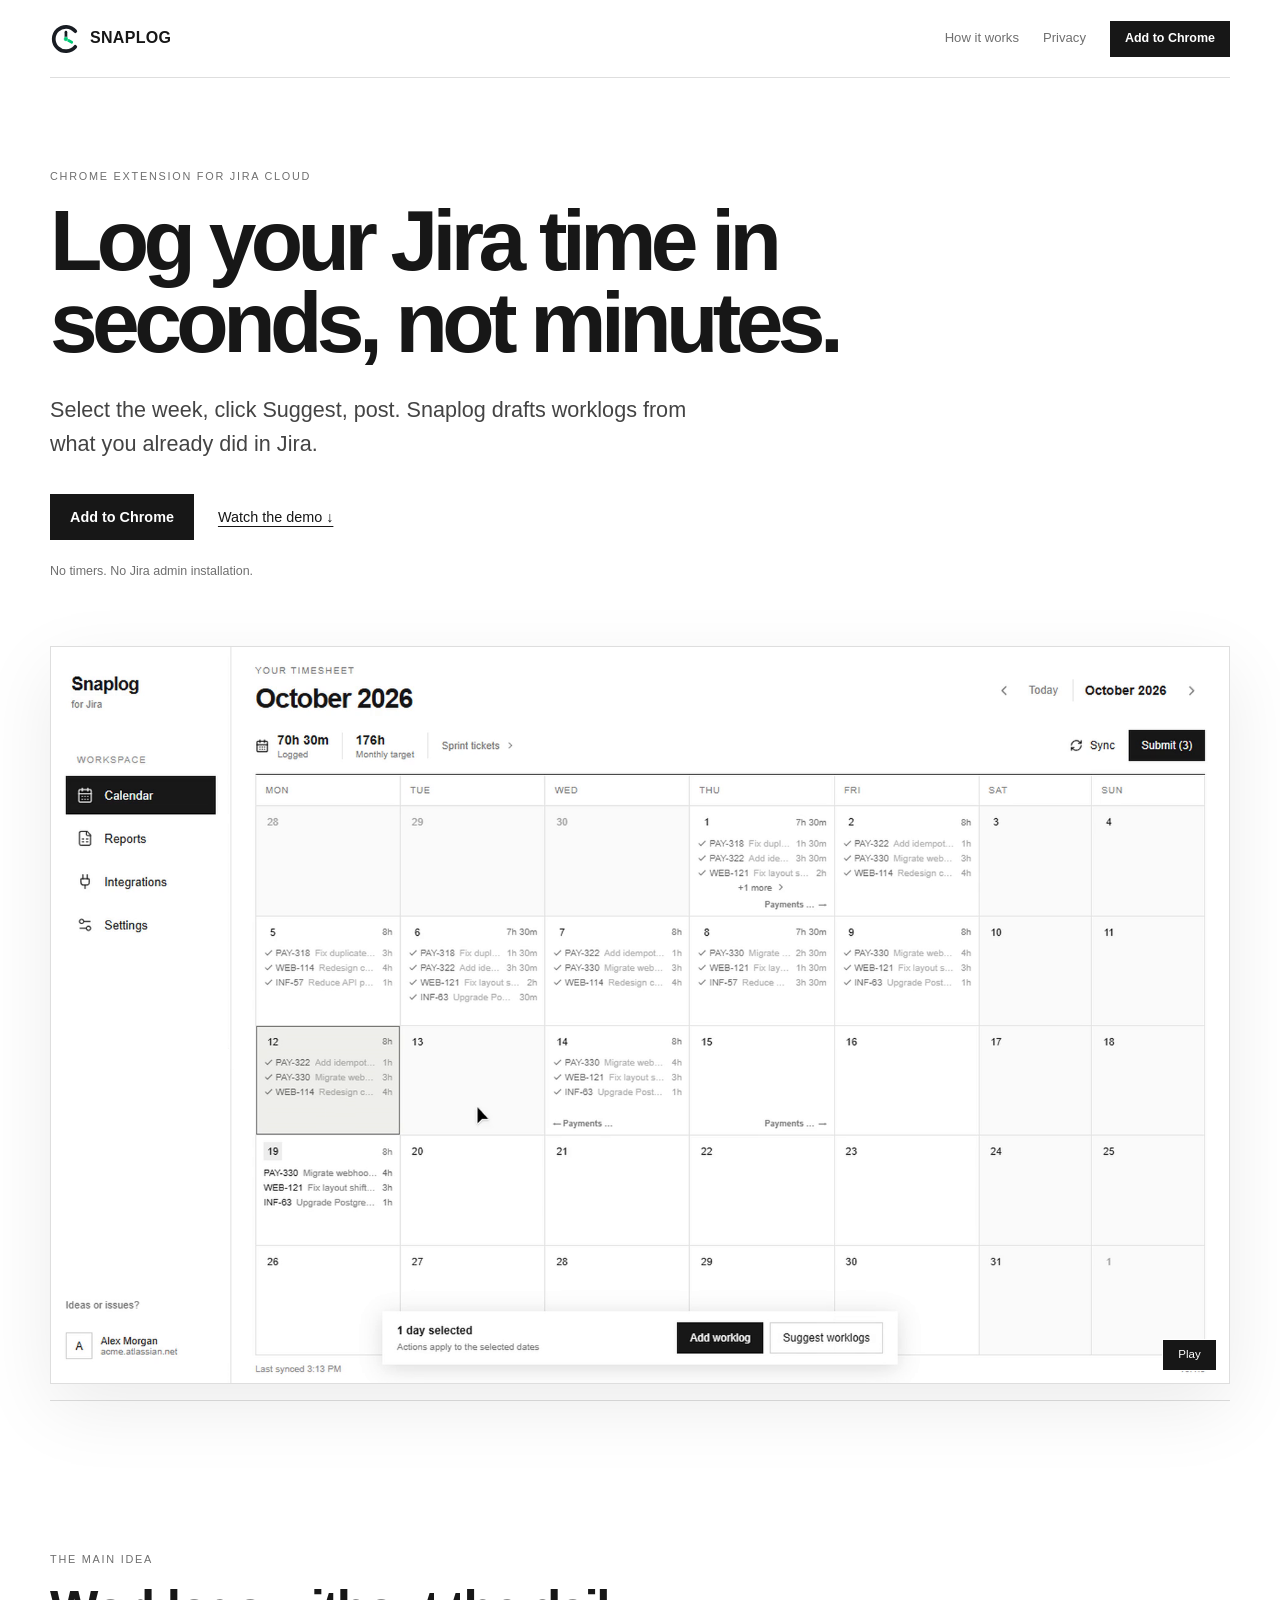
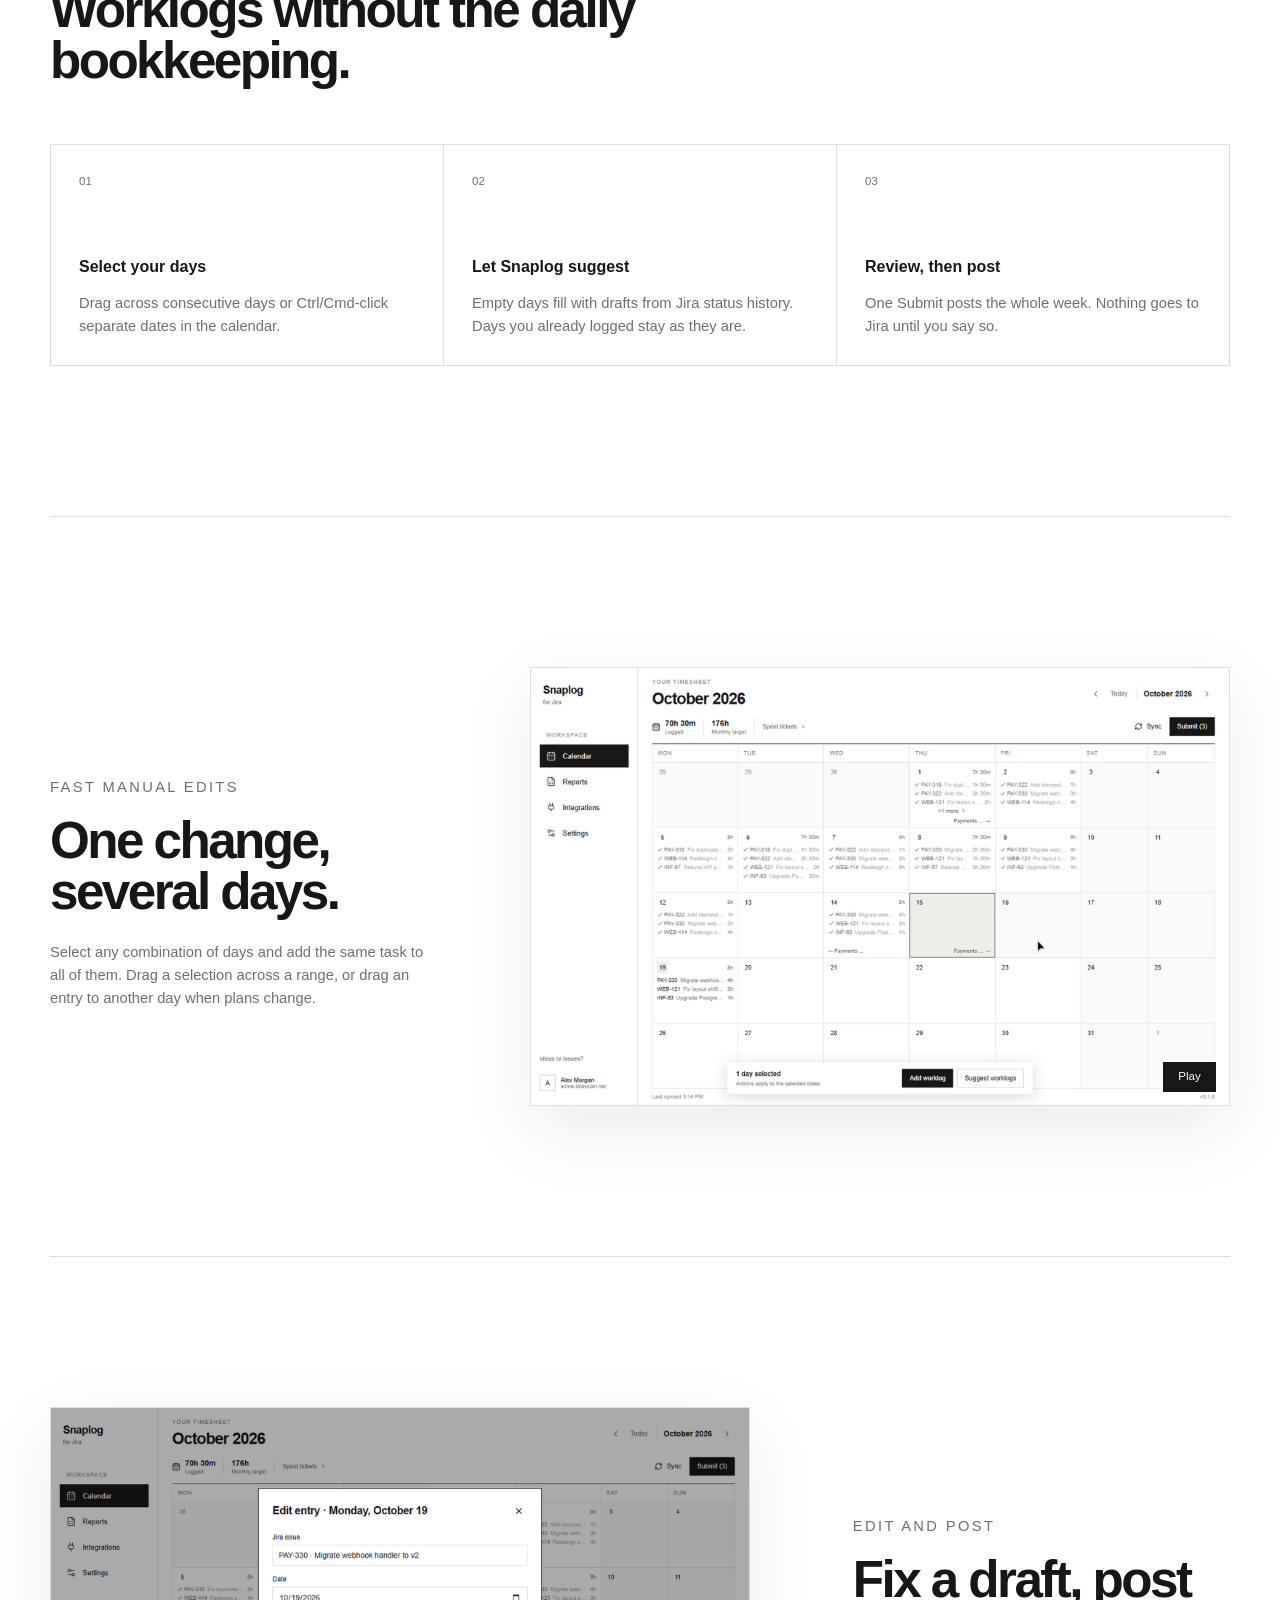
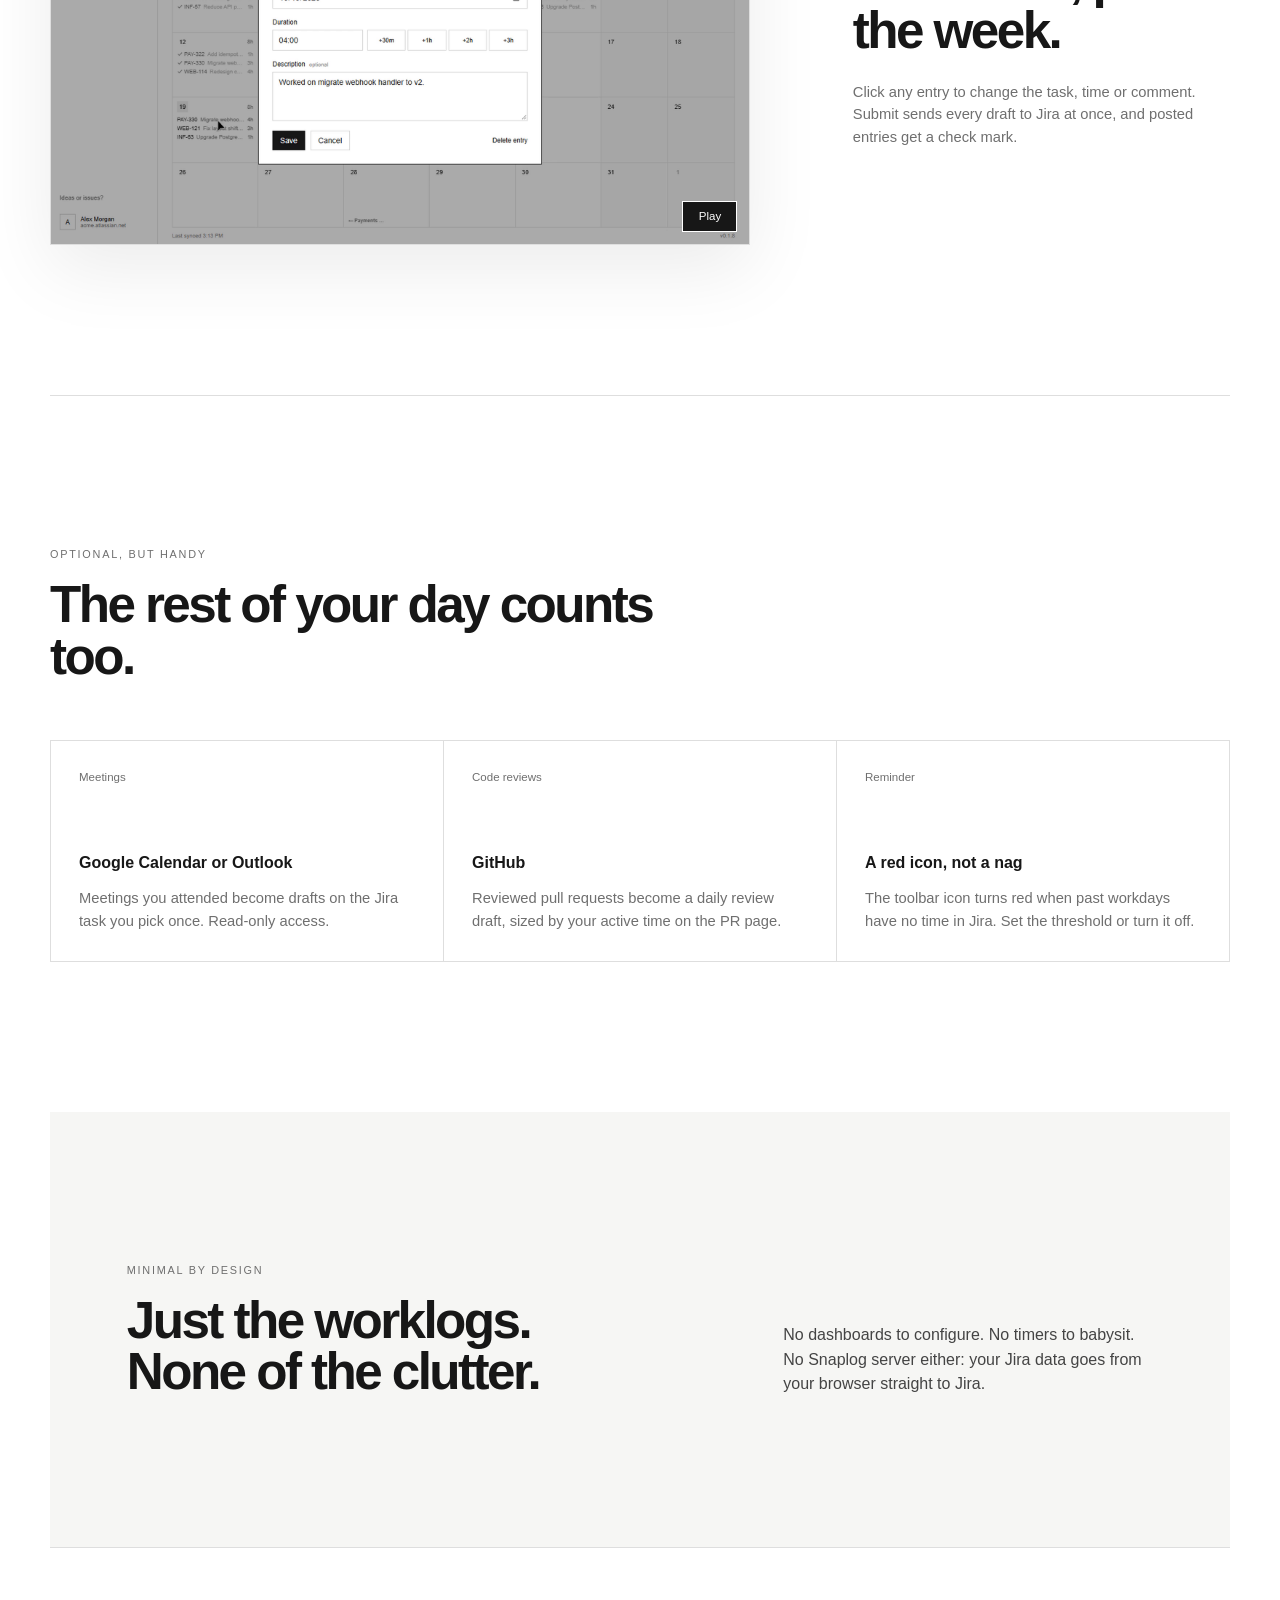
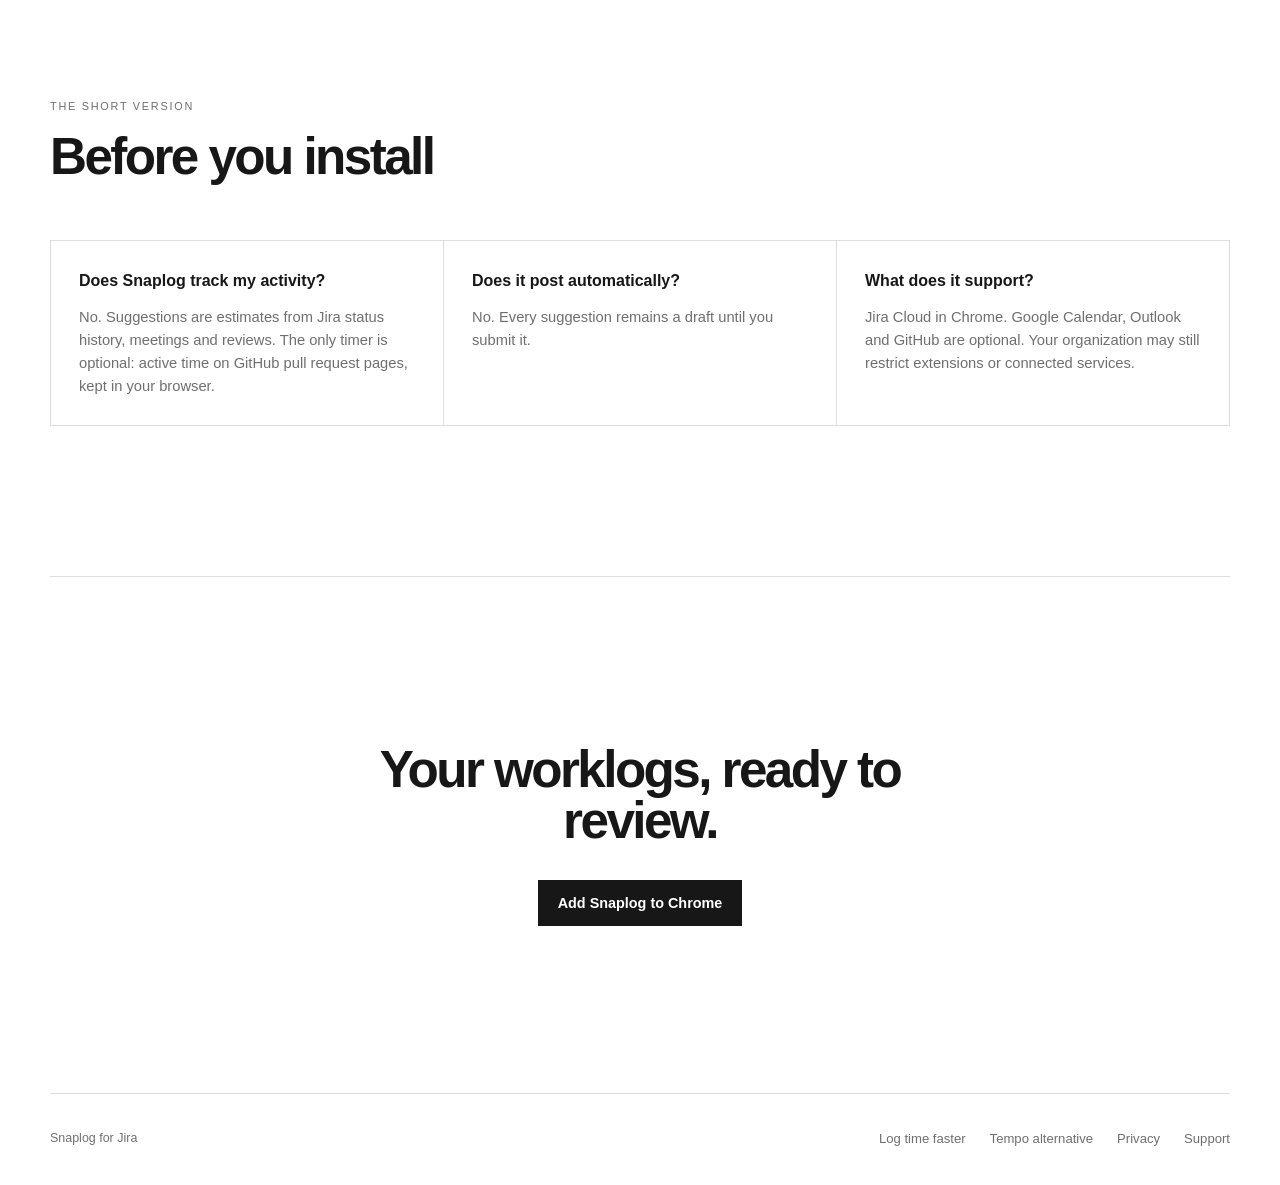
<file: index.html>
<!doctype html>
<html lang="en">
  <head>
    <meta charset="UTF-8" />
    <meta name="viewport" content="width=device-width, initial-scale=1" />
    <title>Snaplog for Jira — Log Jira Time in Seconds</title>
    <meta
      name="description"
      content="Snaplog drafts your Jira worklogs from task history, meetings and code reviews. Review the week and post it in one click. No timers, no Jira admin installation."
    />
    <link rel="canonical" href="https://snaplog.link/" />
    <link rel="icon" href="assets/icon.svg" type="image/svg+xml" />
    <link rel="stylesheet" href="site.css?v=9" />
    <meta property="og:type" content="website" />
    <meta property="og:title" content="Snaplog for Jira" />
    <meta property="og:description" content="Log your Jira time in seconds, not minutes." />
    <meta property="og:url" content="https://snaplog.link/" />
    <meta
      property="og:image"
      content="https://snaplog.link/assets/demo-quick-overview-poster.png"
    />
    <script type="application/ld+json">
      {
        "@context": "https://schema.org",
        "@type": "SoftwareApplication",
        "name": "Snaplog for Jira",
        "applicationCategory": "BusinessApplication",
        "operatingSystem": "Chrome",
        "description": "Draft Jira worklogs from task history, Google or Outlook meetings and GitHub code reviews, then post them in one click.",
        "url": "https://snaplog.link/",
        "downloadUrl": "https://chromewebstore.google.com/detail/hblkpeocajjnpcelneoiielajfaeojnc"
      }
    </script>
  </head>
  <body>
    <header class="site-header page-width">
      <a class="brand" href="./" aria-label="Snaplog home">
        <img src="assets/icon.svg" alt="" width="30" height="30" />
        <span>Snaplog</span>
      </a>
      <nav aria-label="Main navigation">
        <a href="#how-it-works">How it works</a>
        <a href="privacy.html">Privacy</a>
        <a
          class="button button-small"
          href="https://chromewebstore.google.com/detail/hblkpeocajjnpcelneoiielajfaeojnc"
          >Add to Chrome</a
        >
      </nav>
    </header>

    <main>
      <section class="hero page-width">
        <div class="hero-copy">
          <p class="eyebrow">Chrome extension for Jira Cloud</p>
          <h1>Log your Jira time in seconds, not minutes.</h1>
          <p class="lead">Select the week, click Suggest, post. Snaplog drafts worklogs from what you already did in Jira.</p>
          <div class="hero-actions">
            <a
              class="button"
              href="https://chromewebstore.google.com/detail/hblkpeocajjnpcelneoiielajfaeojnc"
              >Add to Chrome</a
            >
            <a class="text-link" href="#demo">Watch the demo ↓</a>
          </div>
          <p class="plain-note">No timers. No Jira admin installation.</p>
        </div>
        <figure class="demo hero-frame" id="demo">
          <div class="product-frame video-frame">
            <video
              autoplay
              loop
              muted
              playsinline
              preload="auto"
              poster="assets/demo-quick-overview-poster.png"
              aria-label="Demo: select a week and Suggest fills the empty days with worklog drafts"
            >
              <source src="assets/demo-quick-overview.mp4" type="video/mp4" />
              Your browser does not support the demo video.
            </video>
            <button class="video-toggle" type="button" aria-label="Pause demo">Pause</button>
          </div>
        </figure>
      </section>

      <section class="section page-width" id="how-it-works">
        <p class="eyebrow">The main idea</p>
        <h2>Worklogs without the daily bookkeeping.</h2>
        <div class="steps">
          <article>
            <span>01</span>
            <h3>Select your days</h3>
            <p>Drag across consecutive days or Ctrl/Cmd-click separate dates in the calendar.</p>
          </article>
          <article>
            <span>02</span>
            <h3>Let Snaplog suggest</h3>
            <p>Empty days fill with drafts from Jira status history. Days you already logged stay as they are.</p>
          </article>
          <article>
            <span>03</span>
            <h3>Review, then post</h3>
            <p>One Submit posts the whole week. Nothing goes to Jira until you say so.</p>
          </article>
        </div>
      </section>

      <section class="section split page-width">
        <div class="section-copy">
          <p class="eyebrow">Fast manual edits</p>
          <h2>One change, several days.</h2>
          <p>
            Select any combination of days and add the same task to all of them. Drag a selection
            across a range, or drag an entry to another day when plans change.
          </p>
        </div>
        <div class="product-frame video-frame">
          <video
            autoplay
            loop
            muted
            playsinline
            preload="metadata"
            poster="assets/demo-multi-day-add-poster.png"
            aria-label="Demo: select two days and add the same Jira task to both"
          >
            <source src="assets/demo-multi-day-add.mp4" type="video/mp4" />
            Your browser does not support the demo video.
          </video>
          <button class="video-toggle" type="button" aria-label="Pause demo">Pause</button>
        </div>
      </section>

      <section class="section split split-reverse page-width">
        <div class="section-copy">
          <p class="eyebrow">Edit and post</p>
          <h2>Fix a draft, post the week.</h2>
          <p>
            Click any entry to change the task, time or comment. Submit sends every draft to Jira
            at once, and posted entries get a check mark.
          </p>
        </div>
        <div class="product-frame video-frame">
          <video
            autoplay
            loop
            muted
            playsinline
            preload="metadata"
            poster="assets/demo-edit-and-post-poster.png"
            aria-label="Demo: edit a worklog draft and post all drafts to Jira"
          >
            <source src="assets/demo-edit-and-post.mp4" type="video/mp4" />
            Your browser does not support the demo video.
          </video>
          <button class="video-toggle" type="button" aria-label="Pause demo">Pause</button>
        </div>
      </section>

      <section class="section page-width" id="integrations">
        <p class="eyebrow">Optional, but handy</p>
        <h2>The rest of your day counts too.</h2>
        <div class="steps">
          <article>
            <span>Meetings</span>
            <h3>Google Calendar or Outlook</h3>
            <p>Meetings you attended become drafts on the Jira task you pick once. Read-only access.</p>
          </article>
          <article>
            <span>Code reviews</span>
            <h3>GitHub</h3>
            <p>Reviewed pull requests become a daily review draft, sized by your active time on the PR page.</p>
          </article>
          <article>
            <span>Reminder</span>
            <h3>A red icon, not a nag</h3>
            <p>The toolbar icon turns red when past workdays have no time in Jira. Set the threshold or turn it off.</p>
          </article>
        </div>
      </section>

      <section class="section trust page-width">
        <div>
          <p class="eyebrow">Minimal by design</p>
          <h2>Just the worklogs. None of the clutter.</h2>
        </div>
        <p>
          No dashboards to configure. No timers to babysit. No Snaplog server either: your Jira
          data goes from your browser straight to Jira.
        </p>
      </section>

      <section class="section faq page-width">
        <p class="eyebrow">The short version</p>
        <h2>Before you install</h2>
        <div class="faq-grid">
          <article>
            <h3>Does Snaplog track my activity?</h3>
            <p>
              No. Suggestions are estimates from Jira status history, meetings and reviews. The only
              timer is optional: active time on GitHub pull request pages, kept in your browser.
            </p>
          </article>
          <article>
            <h3>Does it post automatically?</h3>
            <p>No. Every suggestion remains a draft until you submit it.</p>
          </article>
          <article>
            <h3>What does it support?</h3>
            <p>
              Jira Cloud in Chrome. Google Calendar, Outlook and GitHub are optional. Your
              organization may still restrict extensions or connected services.
            </p>
          </article>
        </div>
      </section>

      <section class="closing page-width">
        <h2>Your worklogs, ready to review.</h2>
        <a
          class="button"
          href="https://chromewebstore.google.com/detail/hblkpeocajjnpcelneoiielajfaeojnc"
          >Add Snaplog to Chrome</a
        >
      </section>
    </main>

    <footer class="site-footer page-width">
      <span>Snaplog for Jira</span>
      <div>
        <a href="log-time-in-jira-faster/">Log time faster</a>
        <a href="tempo-alternative/">Tempo alternative</a>
        <a href="privacy.html">Privacy</a>
        <a href="https://tally.so/r/yPBag4">Support</a>
      </div>
    </footer>
    <script>
      const reducedMotion = matchMedia('(prefers-reduced-motion: reduce)').matches;
      for (const frame of document.querySelectorAll('.video-frame')) {
        const video = frame.querySelector('video');
        const button = frame.querySelector('.video-toggle');
        const update = () => {
          button.textContent = video.paused ? 'Play' : 'Pause';
          button.setAttribute('aria-label', `${video.paused ? 'Play' : 'Pause'} demo`);
        };
        button.addEventListener('click', () => {
          if (video.paused) video.play();
          else video.pause();
        });
        video.addEventListener('play', update);
        video.addEventListener('pause', update);
        if (reducedMotion) {
          video.autoplay = false;
          video.pause();
        }
        update();
      }
    </script>
  </body>
</html>
</file>
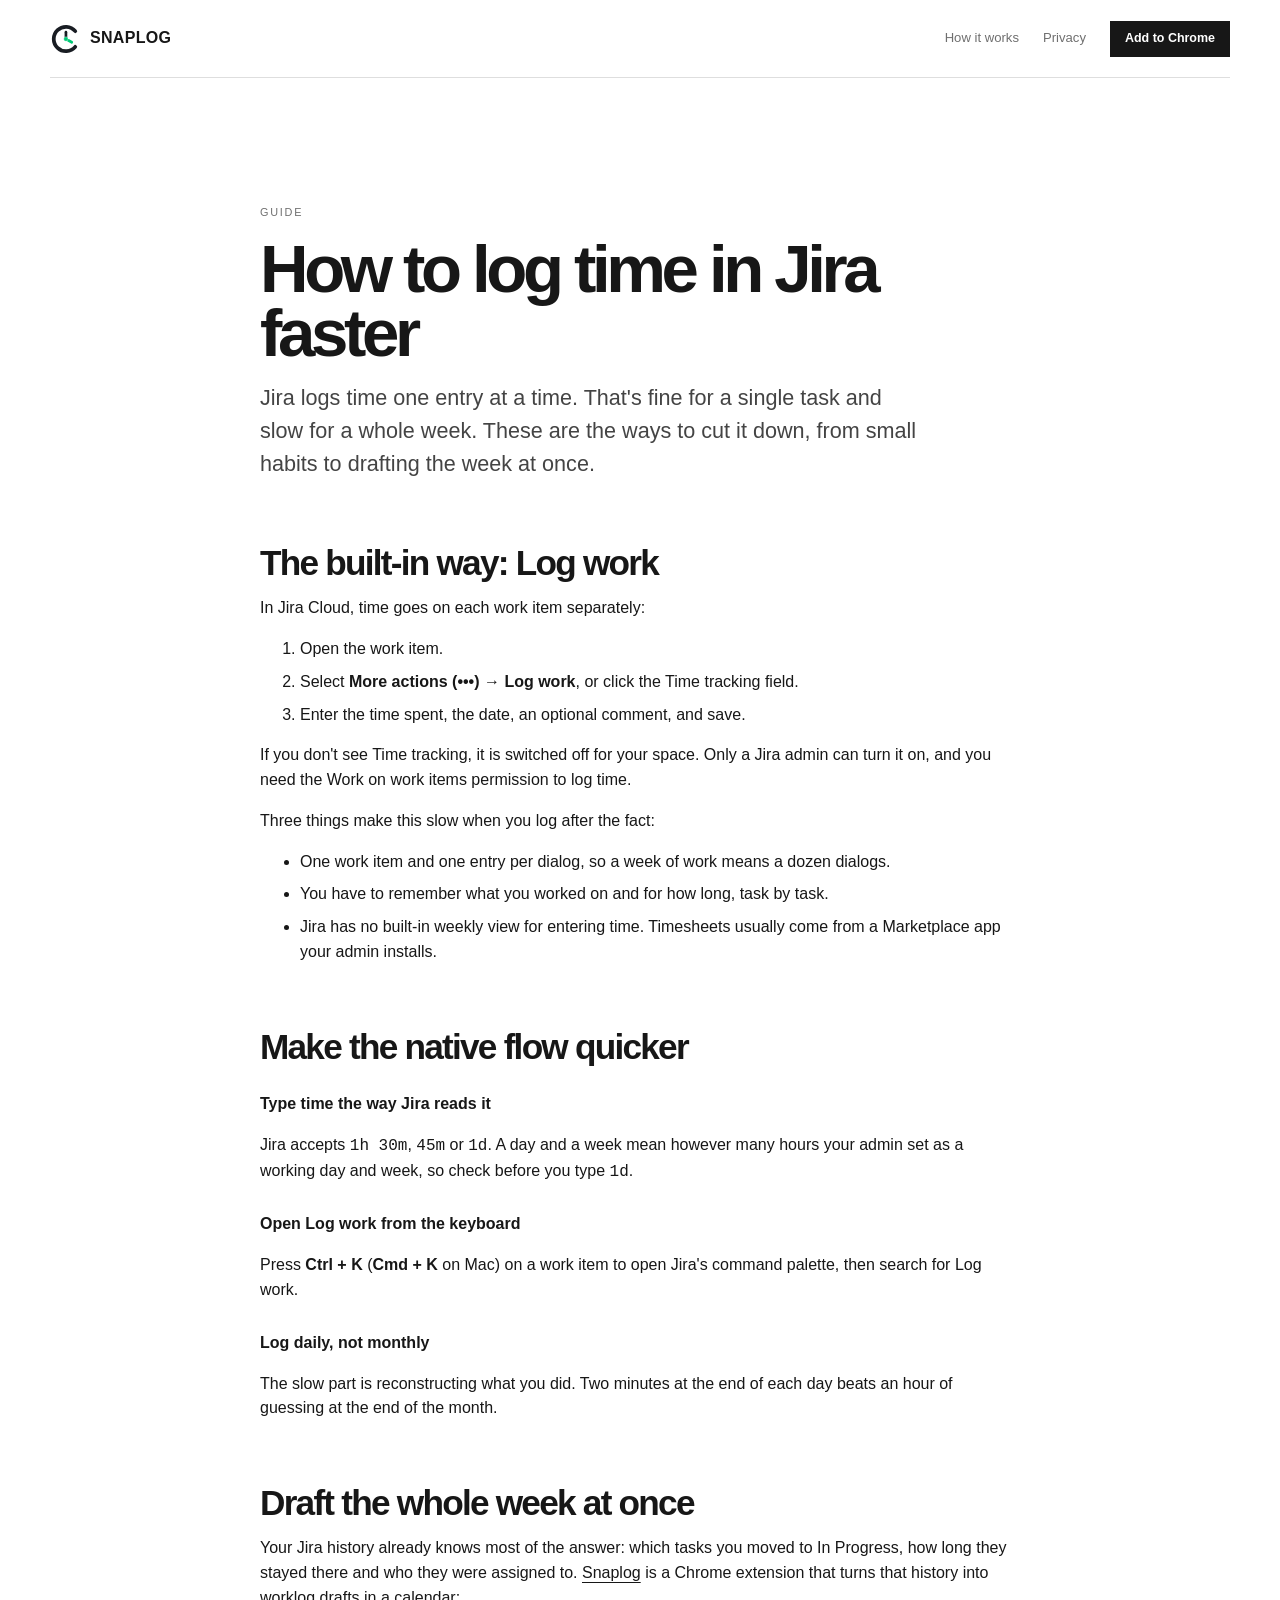
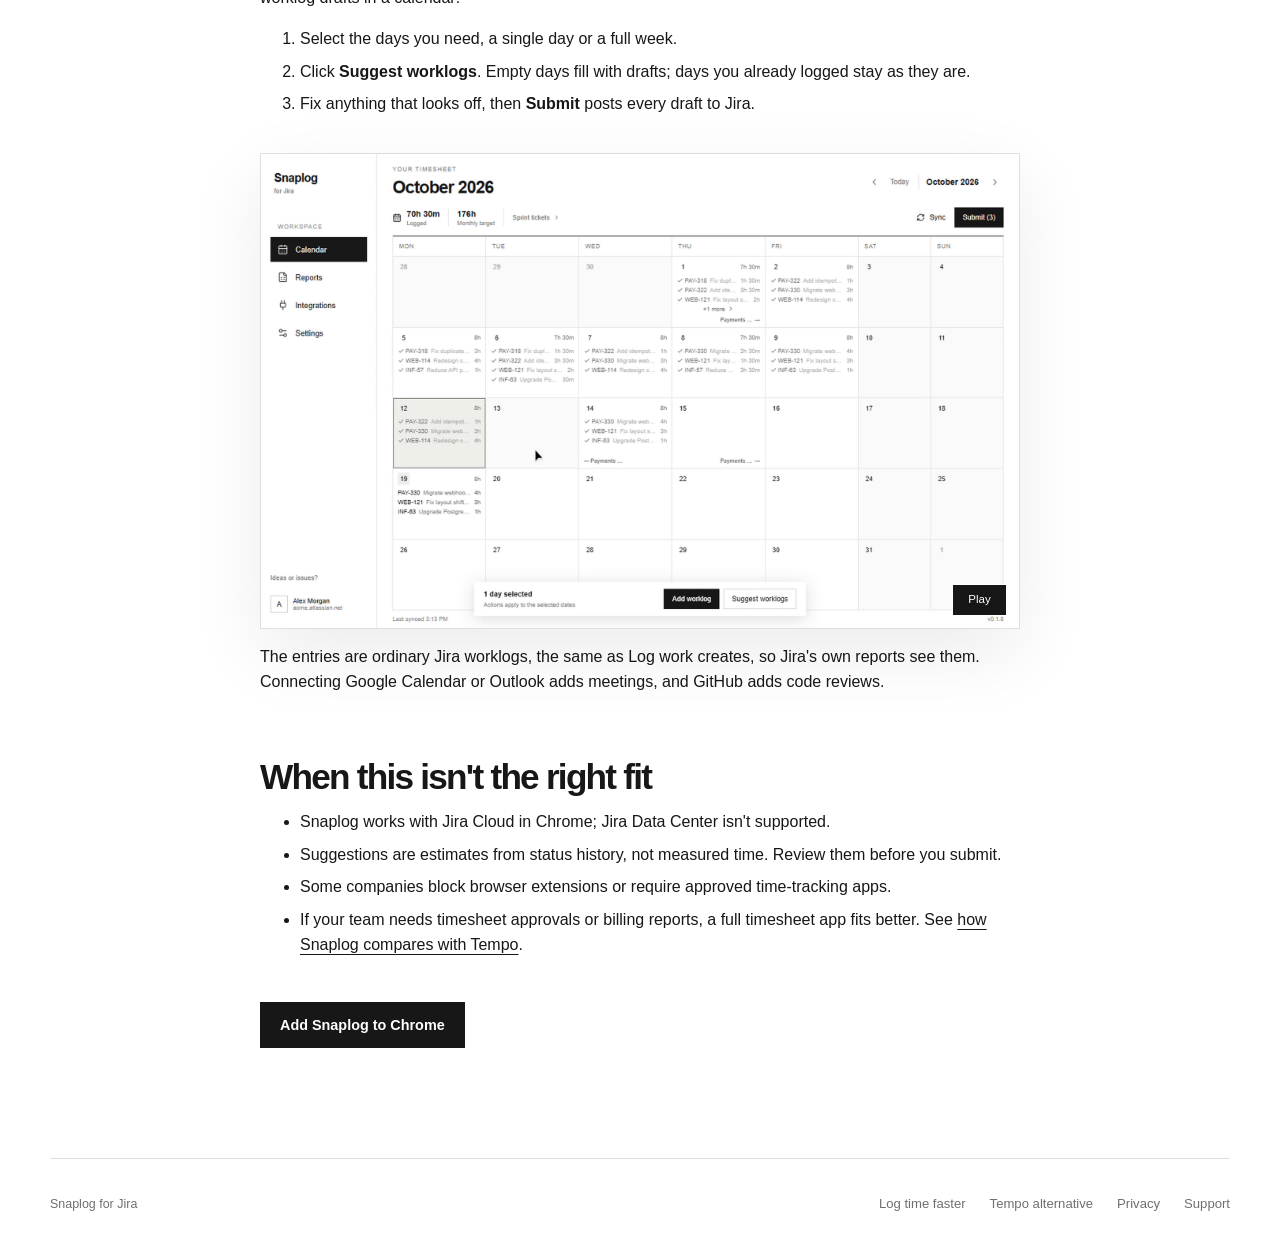
<file: log-time-in-jira-faster/index.html>
<!doctype html>
<html lang="en">
  <head>
    <meta charset="UTF-8" />
    <meta name="viewport" content="width=device-width, initial-scale=1" />
    <title>How to Log Time in Jira Faster — Snaplog</title>
    <meta
      name="description"
      content="Jira's Log work takes one entry at a time. Here's how to log your Jira time faster: habits, time formats, the command palette, and drafting a whole week at once."
    />
    <link rel="canonical" href="https://snaplog.link/log-time-in-jira-faster/" />
    <link rel="icon" href="/assets/icon.svg" type="image/svg+xml" />
    <link rel="stylesheet" href="/site.css?v=9" />
    <meta property="og:type" content="article" />
    <meta property="og:title" content="How to Log Time in Jira Faster" />
    <meta
      property="og:description"
      content="One entry at a time is slow. Here's how to log a whole week of Jira time in a few clicks."
    />
    <meta property="og:url" content="https://snaplog.link/log-time-in-jira-faster/" />
    <meta property="og:image" content="https://snaplog.link/assets/demo-quick-overview-poster.png" />
  </head>
  <body>
    <header class="site-header page-width">
      <a class="brand" href="/" aria-label="Snaplog home">
        <img src="/assets/icon.svg" alt="" width="30" height="30" />
        <span>Snaplog</span>
      </a>
      <nav aria-label="Main navigation">
        <a href="/#how-it-works">How it works</a>
        <a href="/privacy.html">Privacy</a>
        <a
          class="button button-small"
          href="https://chromewebstore.google.com/detail/hblkpeocajjnpcelneoiielajfaeojnc"
          >Add to Chrome</a
        >
      </nav>
    </header>

    <main class="article page-width">
      <p class="eyebrow">Guide</p>
      <h1>How to log time in Jira faster</h1>
      <p class="lead">
        Jira logs time one entry at a time. That's fine for a single task and slow for a whole
        week. These are the ways to cut it down, from small habits to drafting the week at once.
      </p>

      <h2>The built-in way: Log work</h2>
      <p>In Jira Cloud, time goes on each work item separately:</p>
      <ol>
        <li>Open the work item.</li>
        <li>Select <strong>More actions (•••) → Log work</strong>, or click the Time tracking field.</li>
        <li>Enter the time spent, the date, an optional comment, and save.</li>
      </ol>
      <p>
        If you don't see Time tracking, it is switched off for your space. Only a Jira admin can
        turn it on, and you need the Work on work items permission to log time.
      </p>
      <p>Three things make this slow when you log after the fact:</p>
      <ul>
        <li>One work item and one entry per dialog, so a week of work means a dozen dialogs.</li>
        <li>You have to remember what you worked on and for how long, task by task.</li>
        <li>
          Jira has no built-in weekly view for entering time. Timesheets usually come from a
          Marketplace app your admin installs.
        </li>
      </ul>

      <h2>Make the native flow quicker</h2>
      <h3>Type time the way Jira reads it</h3>
      <p>
        Jira accepts <code>1h 30m</code>, <code>45m</code> or <code>1d</code>. A day and a week
        mean however many hours your admin set as a working day and week, so check before you
        type <code>1d</code>.
      </p>
      <h3>Open Log work from the keyboard</h3>
      <p>
        Press <strong>Ctrl + K</strong> (<strong>Cmd + K</strong> on Mac) on a work item to open
        Jira's command palette, then search for Log work.
      </p>
      <h3>Log daily, not monthly</h3>
      <p>
        The slow part is reconstructing what you did. Two minutes at the end of each day beats an
        hour of guessing at the end of the month.
      </p>

      <h2>Draft the whole week at once</h2>
      <p>
        Your Jira history already knows most of the answer: which tasks you moved to In Progress,
        how long they stayed there and who they were assigned to.
        <a href="/">Snaplog</a> is a Chrome extension that turns that history into worklog drafts
        in a calendar:
      </p>
      <ol>
        <li>Select the days you need, a single day or a full week.</li>
        <li>Click <strong>Suggest worklogs</strong>. Empty days fill with drafts; days you already logged stay as they are.</li>
        <li>Fix anything that looks off, then <strong>Submit</strong> posts every draft to Jira.</li>
      </ol>
      <div class="product-frame video-frame">
        <video
          autoplay
          loop
          muted
          playsinline
          preload="metadata"
          poster="/assets/demo-quick-overview-poster.png"
          aria-label="Demo: select a week, Suggest fills the empty days with worklog drafts"
        >
          <source src="/assets/demo-quick-overview.mp4" type="video/mp4" />
          Your browser does not support the demo video.
        </video>
        <button class="video-toggle" type="button" aria-label="Pause demo">Pause</button>
      </div>
      <p>
        The entries are ordinary Jira worklogs, the same as Log work creates, so Jira's own
        reports see them. Connecting Google Calendar or Outlook adds meetings, and GitHub adds
        code reviews.
      </p>

      <h2>When this isn't the right fit</h2>
      <ul>
        <li>Snaplog works with Jira Cloud in Chrome; Jira Data Center isn't supported.</li>
        <li>Suggestions are estimates from status history, not measured time. Review them before you submit.</li>
        <li>Some companies block browser extensions or require approved time-tracking apps.</li>
        <li>
          If your team needs timesheet approvals or billing reports, a full timesheet app fits
          better. See <a href="/tempo-alternative/">how Snaplog compares with Tempo</a>.
        </li>
      </ul>

      <a
        class="button"
        href="https://chromewebstore.google.com/detail/hblkpeocajjnpcelneoiielajfaeojnc"
        >Add Snaplog to Chrome</a
      >
    </main>

    <footer class="site-footer page-width">
      <span>Snaplog for Jira</span>
      <div>
        <a href="/log-time-in-jira-faster/">Log time faster</a>
        <a href="/tempo-alternative/">Tempo alternative</a>
        <a href="/privacy.html">Privacy</a>
        <a href="https://tally.so/r/yPBag4">Support</a>
      </div>
    </footer>
    <script>
      for (const frame of document.querySelectorAll('.video-frame')) {
        const video = frame.querySelector('video');
        const button = frame.querySelector('.video-toggle');
        const update = () => {
          button.textContent = video.paused ? 'Play' : 'Pause';
          button.setAttribute('aria-label', `${video.paused ? 'Play' : 'Pause'} demo`);
        };
        button.addEventListener('click', () => (video.paused ? video.play() : video.pause()));
        video.addEventListener('play', update);
        video.addEventListener('pause', update);
        if (matchMedia('(prefers-reduced-motion: reduce)').matches) video.pause();
        update();
      }
    </script>
  </body>
</html>
</file>
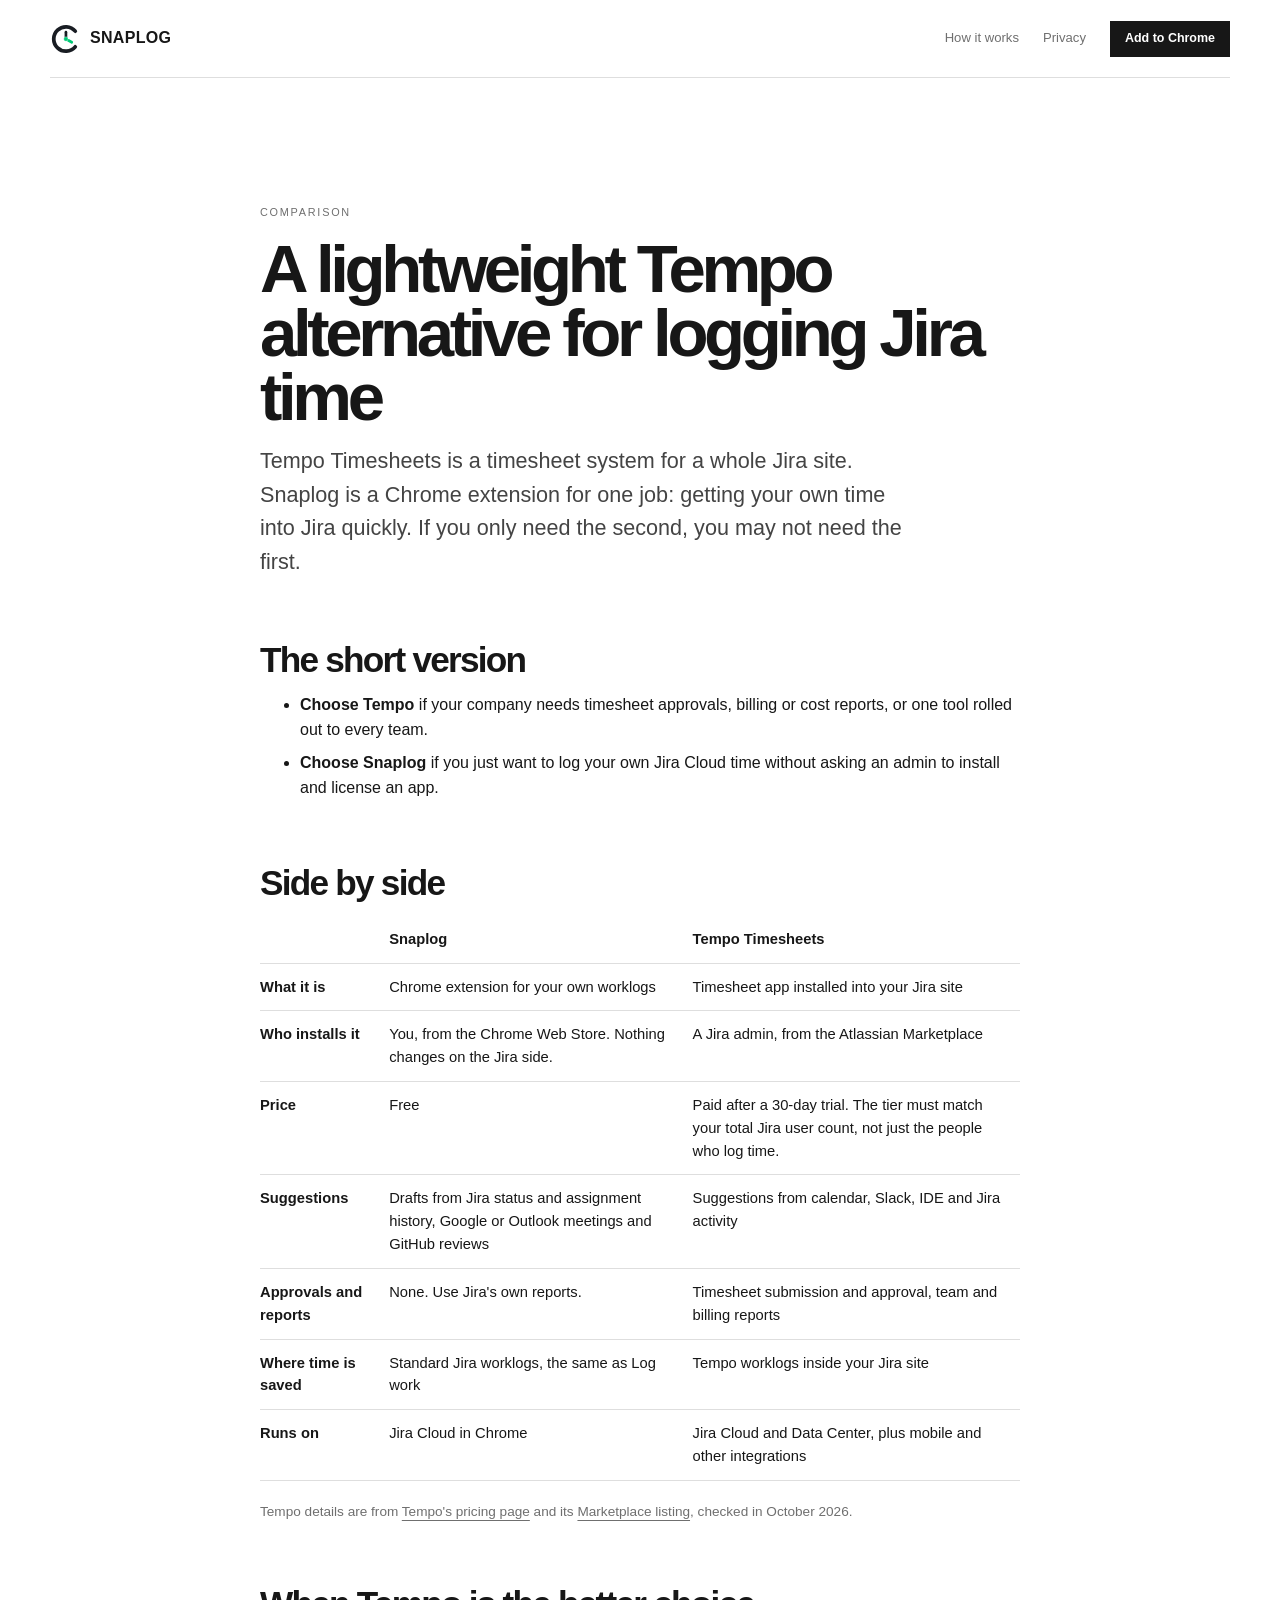
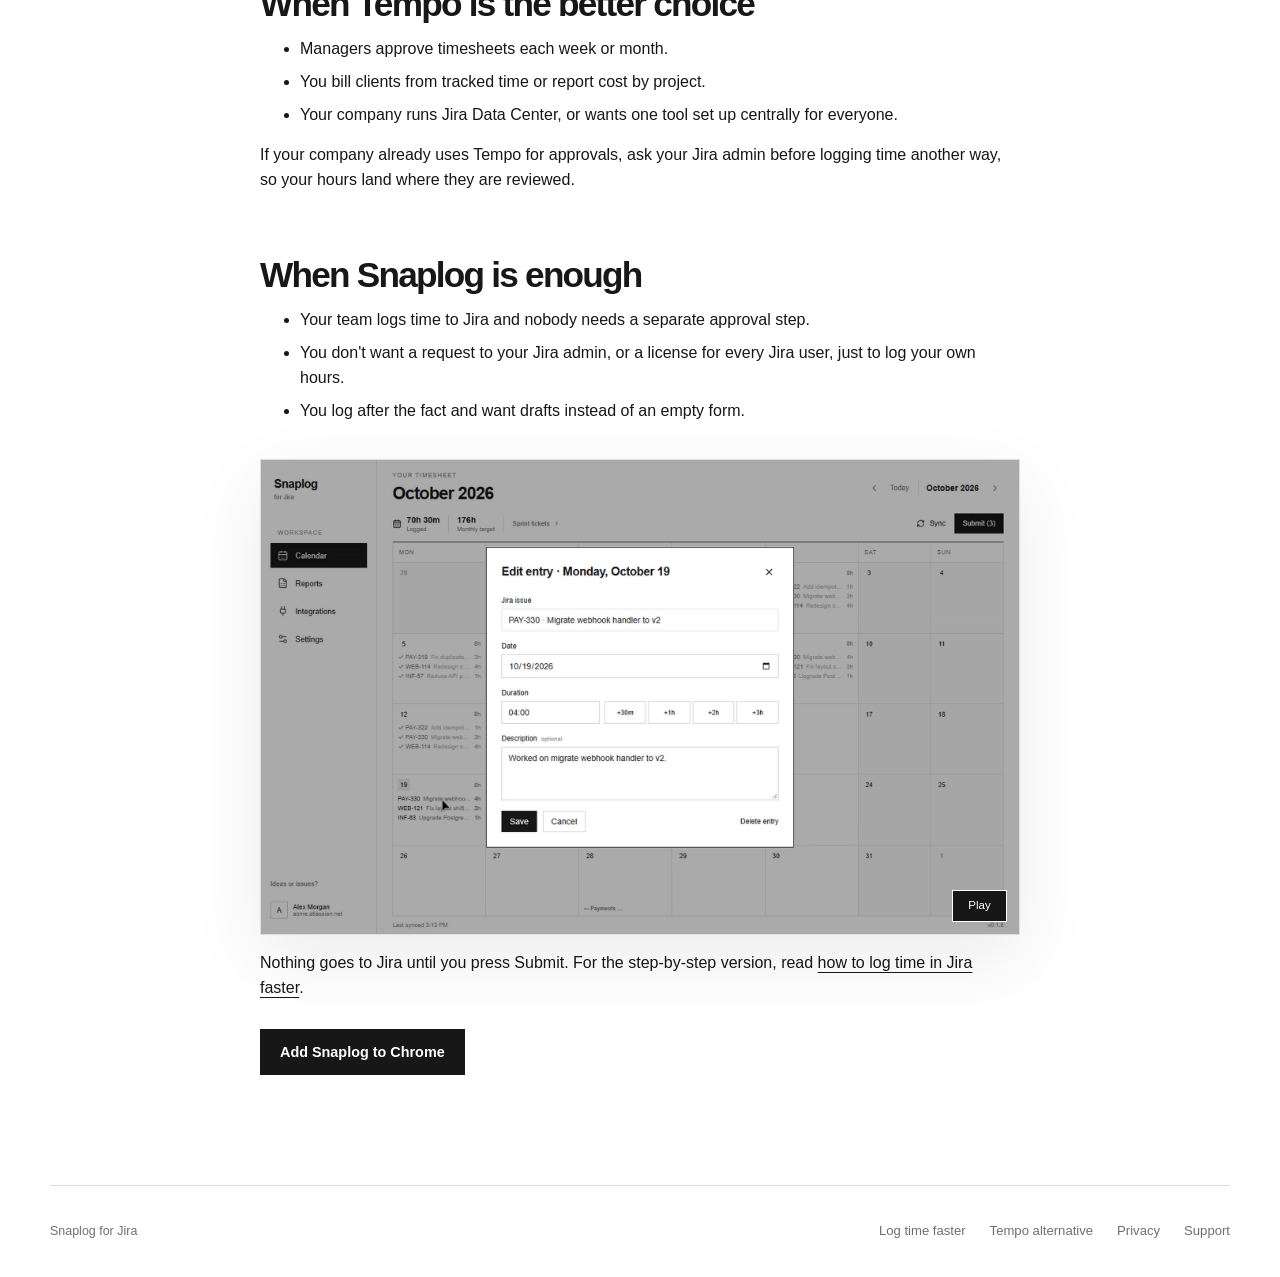
<file: tempo-alternative/index.html>
<!doctype html>
<html lang="en">
  <head>
    <meta charset="UTF-8" />
    <meta name="viewport" content="width=device-width, initial-scale=1" />
    <title>A Lightweight Tempo Alternative for Logging Jira Time — Snaplog</title>
    <meta
      name="description"
      content="Tempo Timesheets is a team timesheet system installed by your Jira admin. Snaplog is a free Chrome extension for logging your own Jira time. Here's how they differ."
    />
    <link rel="canonical" href="https://snaplog.link/tempo-alternative/" />
    <link rel="icon" href="/assets/icon.svg" type="image/svg+xml" />
    <link rel="stylesheet" href="/site.css?v=9" />
    <meta property="og:type" content="article" />
    <meta property="og:title" content="Snaplog vs Tempo: a lightweight way to log Jira time" />
    <meta
      property="og:description"
      content="No admin install, no license for every Jira user. When Snaplog is enough and when Tempo is the better choice."
    />
    <meta property="og:url" content="https://snaplog.link/tempo-alternative/" />
    <meta property="og:image" content="https://snaplog.link/assets/demo-edit-and-post-poster.png" />
  </head>
  <body>
    <header class="site-header page-width">
      <a class="brand" href="/" aria-label="Snaplog home">
        <img src="/assets/icon.svg" alt="" width="30" height="30" />
        <span>Snaplog</span>
      </a>
      <nav aria-label="Main navigation">
        <a href="/#how-it-works">How it works</a>
        <a href="/privacy.html">Privacy</a>
        <a
          class="button button-small"
          href="https://chromewebstore.google.com/detail/hblkpeocajjnpcelneoiielajfaeojnc"
          >Add to Chrome</a
        >
      </nav>
    </header>

    <main class="article page-width">
      <p class="eyebrow">Comparison</p>
      <h1>A lightweight Tempo alternative for logging Jira time</h1>
      <p class="lead">
        Tempo Timesheets is a timesheet system for a whole Jira site. Snaplog is a Chrome
        extension for one job: getting your own time into Jira quickly. If you only need the
        second, you may not need the first.
      </p>

      <h2>The short version</h2>
      <ul>
        <li>
          <strong>Choose Tempo</strong> if your company needs timesheet approvals, billing or cost
          reports, or one tool rolled out to every team.
        </li>
        <li>
          <strong>Choose Snaplog</strong> if you just want to log your own Jira Cloud time without
          asking an admin to install and license an app.
        </li>
      </ul>

      <h2>Side by side</h2>
      <div class="table-scroll">
        <table>
          <thead>
            <tr>
              <th scope="col"></th>
              <th scope="col">Snaplog</th>
              <th scope="col">Tempo Timesheets</th>
            </tr>
          </thead>
          <tbody>
            <tr>
              <th scope="row">What it is</th>
              <td>Chrome extension for your own worklogs</td>
              <td>Timesheet app installed into your Jira site</td>
            </tr>
            <tr>
              <th scope="row">Who installs it</th>
              <td>You, from the Chrome Web Store. Nothing changes on the Jira side.</td>
              <td>A Jira admin, from the Atlassian Marketplace</td>
            </tr>
            <tr>
              <th scope="row">Price</th>
              <td>Free</td>
              <td>
                Paid after a 30-day trial. The tier must match your total Jira user count, not
                just the people who log time.
              </td>
            </tr>
            <tr>
              <th scope="row">Suggestions</th>
              <td>
                Drafts from Jira status and assignment history, Google or Outlook meetings and
                GitHub reviews
              </td>
              <td>Suggestions from calendar, Slack, IDE and Jira activity</td>
            </tr>
            <tr>
              <th scope="row">Approvals and reports</th>
              <td>None. Use Jira's own reports.</td>
              <td>Timesheet submission and approval, team and billing reports</td>
            </tr>
            <tr>
              <th scope="row">Where time is saved</th>
              <td>Standard Jira worklogs, the same as Log work</td>
              <td>Tempo worklogs inside your Jira site</td>
            </tr>
            <tr>
              <th scope="row">Runs on</th>
              <td>Jira Cloud in Chrome</td>
              <td>Jira Cloud and Data Center, plus mobile and other integrations</td>
            </tr>
          </tbody>
        </table>
      </div>
      <p class="updated">
        Tempo details are from
        <a href="https://www.tempo.io/pricing">Tempo's pricing page</a> and its
        <a href="https://marketplace.atlassian.com/apps/6572/timesheets-by-tempo-jira-time-tracking"
          >Marketplace listing</a
        >, checked in October 2026.
      </p>

      <h2>When Tempo is the better choice</h2>
      <ul>
        <li>Managers approve timesheets each week or month.</li>
        <li>You bill clients from tracked time or report cost by project.</li>
        <li>Your company runs Jira Data Center, or wants one tool set up centrally for everyone.</li>
      </ul>
      <p>
        If your company already uses Tempo for approvals, ask your Jira admin before logging time
        another way, so your hours land where they are reviewed.
      </p>

      <h2>When Snaplog is enough</h2>
      <ul>
        <li>Your team logs time to Jira and nobody needs a separate approval step.</li>
        <li>You don't want a request to your Jira admin, or a license for every Jira user, just to log your own hours.</li>
        <li>You log after the fact and want drafts instead of an empty form.</li>
      </ul>
      <div class="product-frame video-frame">
        <video
          autoplay
          loop
          muted
          playsinline
          preload="metadata"
          poster="/assets/demo-edit-and-post-poster.png"
          aria-label="Demo: edit a worklog draft and post all drafts to Jira"
        >
          <source src="/assets/demo-edit-and-post.mp4" type="video/mp4" />
          Your browser does not support the demo video.
        </video>
        <button class="video-toggle" type="button" aria-label="Pause demo">Pause</button>
      </div>
      <p>
        Nothing goes to Jira until you press Submit. For the step-by-step version, read
        <a href="/log-time-in-jira-faster/">how to log time in Jira faster</a>.
      </p>

      <a
        class="button"
        href="https://chromewebstore.google.com/detail/hblkpeocajjnpcelneoiielajfaeojnc"
        >Add Snaplog to Chrome</a
      >
    </main>

    <footer class="site-footer page-width">
      <span>Snaplog for Jira</span>
      <div>
        <a href="/log-time-in-jira-faster/">Log time faster</a>
        <a href="/tempo-alternative/">Tempo alternative</a>
        <a href="/privacy.html">Privacy</a>
        <a href="https://tally.so/r/yPBag4">Support</a>
      </div>
    </footer>
    <script>
      for (const frame of document.querySelectorAll('.video-frame')) {
        const video = frame.querySelector('video');
        const button = frame.querySelector('.video-toggle');
        const update = () => {
          button.textContent = video.paused ? 'Play' : 'Pause';
          button.setAttribute('aria-label', `${video.paused ? 'Play' : 'Pause'} demo`);
        };
        button.addEventListener('click', () => (video.paused ? video.play() : video.pause()));
        video.addEventListener('play', update);
        video.addEventListener('pause', update);
        if (matchMedia('(prefers-reduced-motion: reduce)').matches) video.pause();
        update();
      }
    </script>
  </body>
</html>
</file>
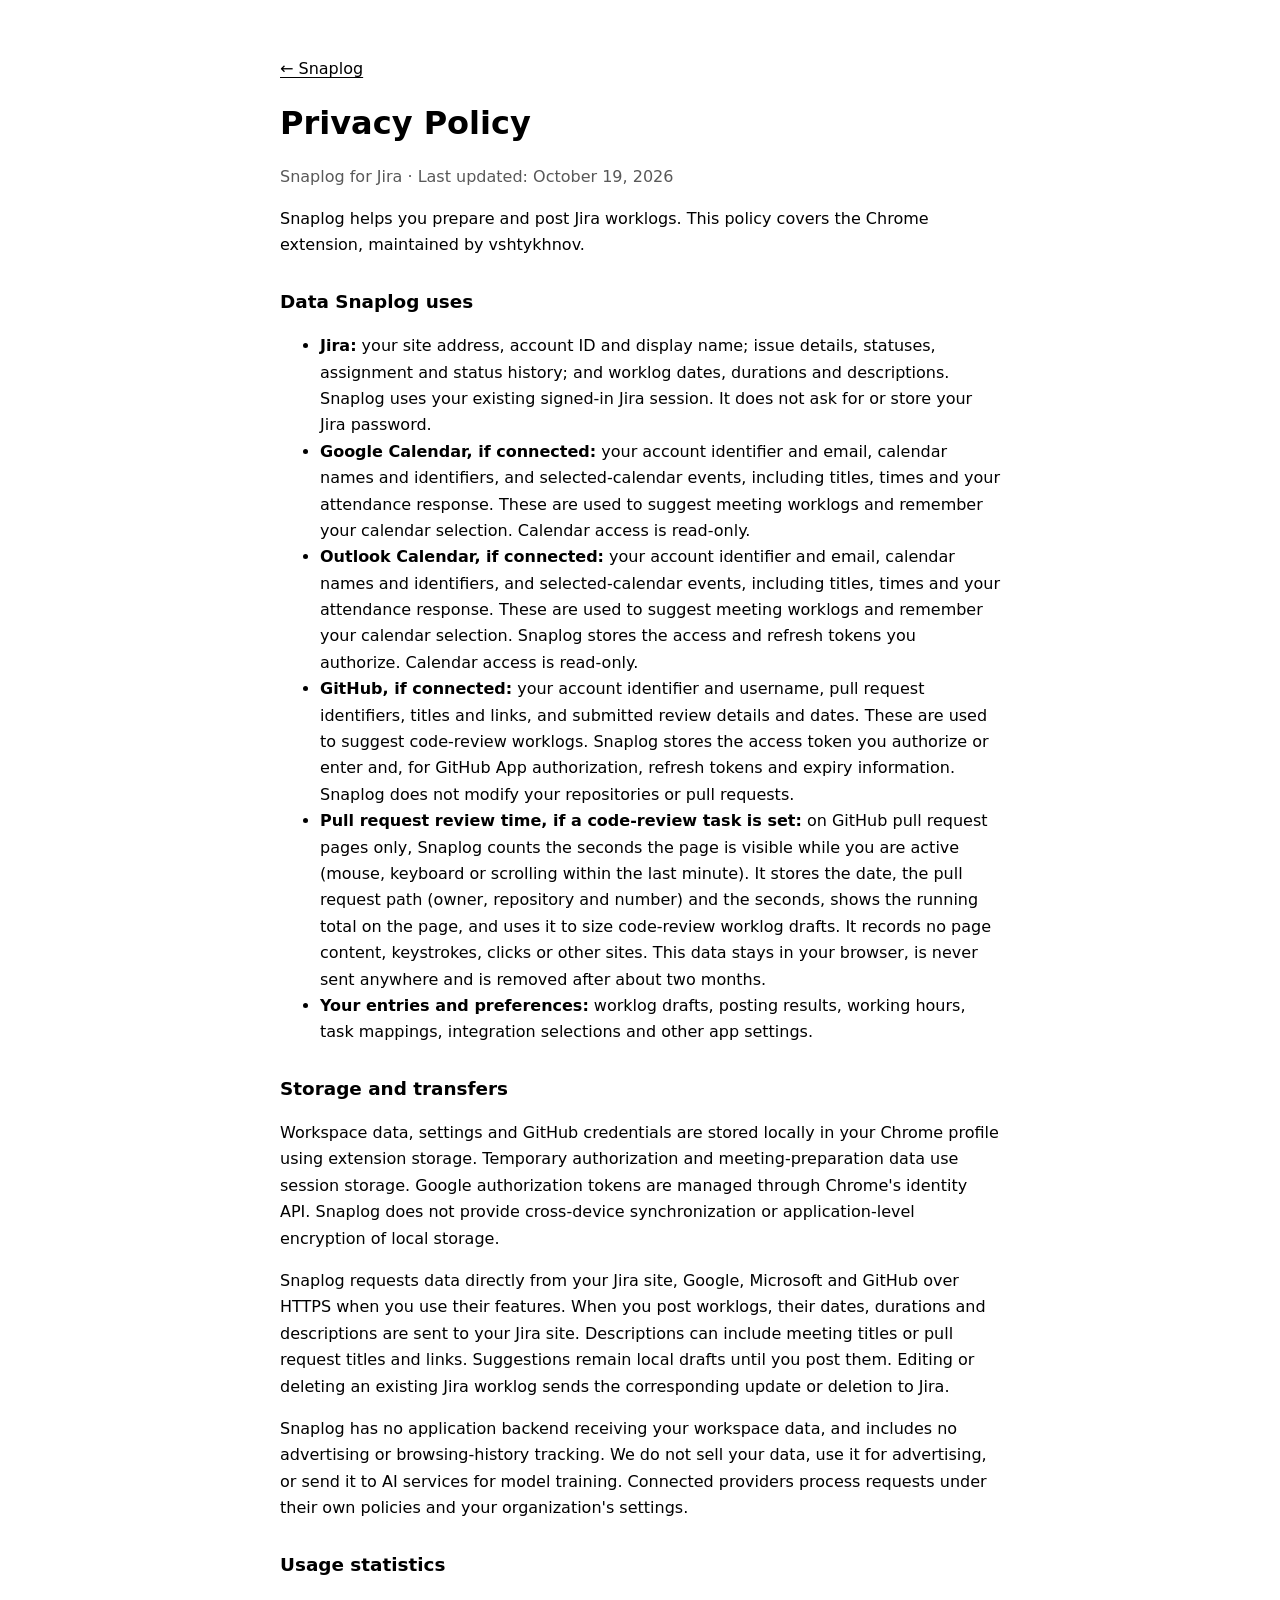
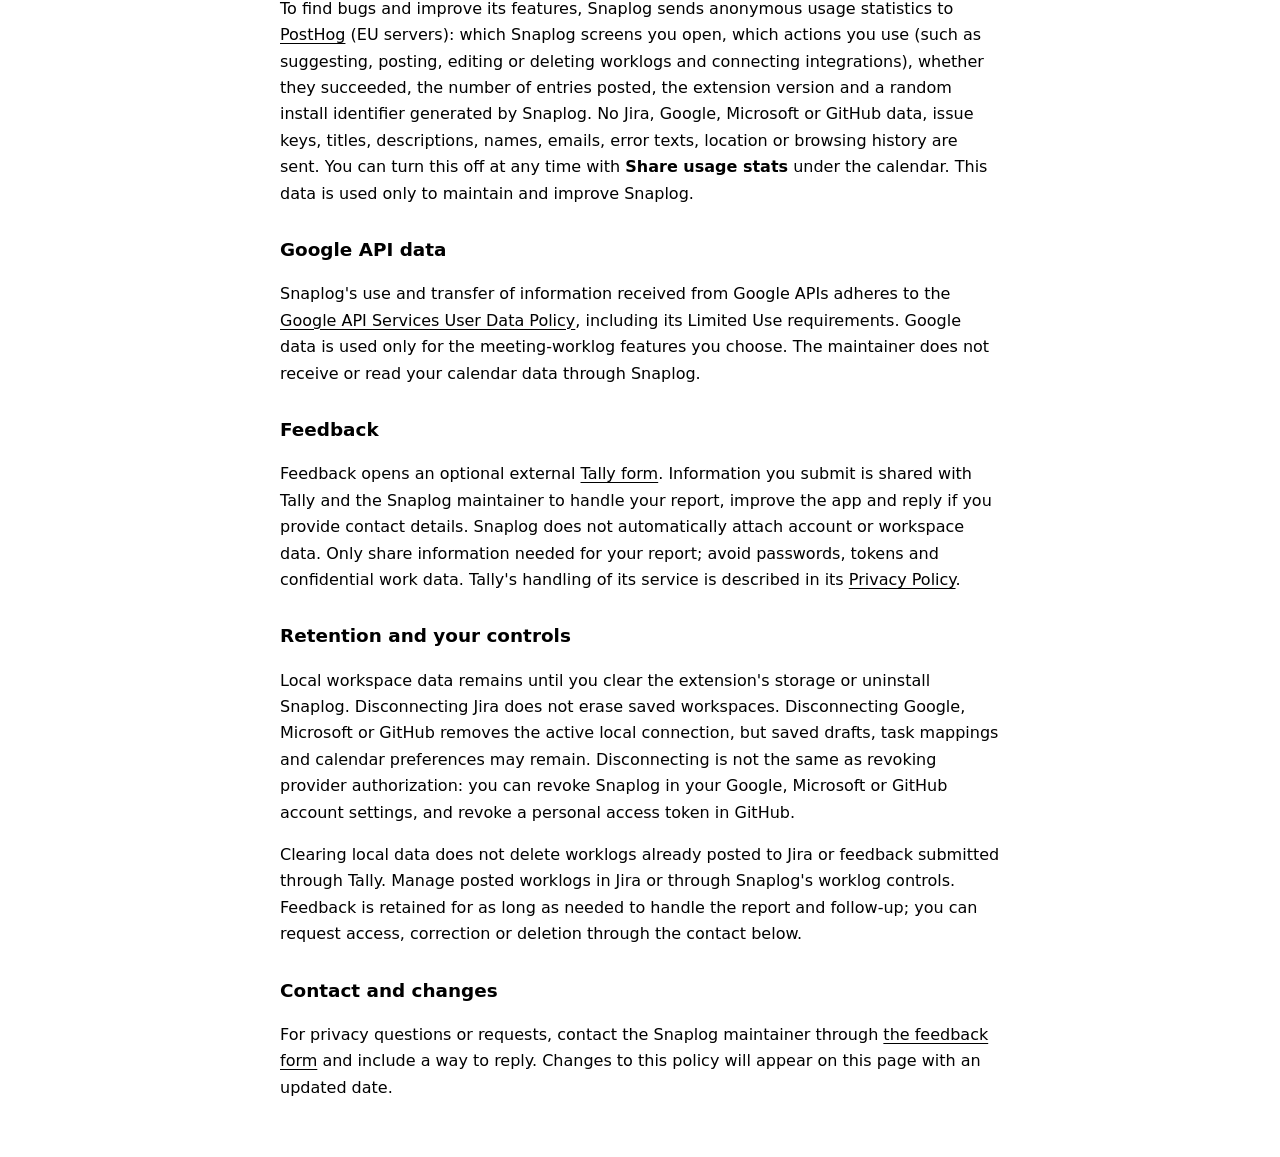
<file: privacy.html>
<!doctype html>
<html lang="en">
  <head>
    <meta charset="UTF-8" />
    <meta name="viewport" content="width=device-width, initial-scale=1" />
    <title>Privacy Policy — Snaplog for Jira</title>
    <meta name="description" content="How Snaplog for Jira handles your data: Jira, calendar and GitHub access, local storage, anonymous usage stats and your controls." />
    <link rel="canonical" href="https://snaplog.link/privacy.html" />
    <style>
      :root {
        color-scheme: light dark;
        font-family: system-ui, sans-serif;
      }
      body {
        max-width: 720px;
        margin: 0 auto;
        padding: 40px 24px;
        line-height: 1.65;
      }
      h1 {
        line-height: 1.2;
      }
      h2 {
        margin-top: 28px;
        font-size: 1.15rem;
      }
      a {
        color: inherit;
        text-underline-offset: 3px;
      }
      .date {
        opacity: 0.65;
      }
    </style>
  </head>
  <body>
    <main>
      <p><a href="./">← Snaplog</a></p>
      <h1>Privacy Policy</h1>
      <p class="date">Snaplog for Jira · Last updated: October 19, 2026</p>
      <p>
        Snaplog helps you prepare and post Jira worklogs. This policy covers the Chrome extension,
        maintained by vshtykhnov.
      </p>

      <h2>Data Snaplog uses</h2>
      <ul>
        <li>
          <strong>Jira:</strong> your site address, account ID and display name; issue details,
          statuses, assignment and status history; and worklog dates, durations and descriptions.
          Snaplog uses your existing signed-in Jira session. It does not ask for or store your Jira
          password.
        </li>
        <li>
          <strong>Google Calendar, if connected:</strong> your account identifier and email,
          calendar names and identifiers, and selected-calendar events, including titles, times and
          your attendance response. These are used to suggest meeting worklogs and remember your
          calendar selection. Calendar access is read-only.
        </li>
        <li>
          <strong>Outlook Calendar, if connected:</strong> your account identifier and email,
          calendar names and identifiers, and selected-calendar events, including titles, times and
          your attendance response. These are used to suggest meeting worklogs and remember your
          calendar selection. Snaplog stores the access and refresh tokens you authorize. Calendar
          access is read-only.
        </li>
        <li>
          <strong>GitHub, if connected:</strong> your account identifier and username, pull request
          identifiers, titles and links, and submitted review details and dates. These are used to
          suggest code-review worklogs. Snaplog stores the access token you authorize or enter and, for
          GitHub App authorization, refresh tokens and expiry information. Snaplog does not modify your
          repositories or pull requests.
        </li>
        <li>
          <strong>Pull request review time, if a code-review task is set:</strong> on GitHub pull
          request pages only, Snaplog counts the seconds the page is visible while you are active
          (mouse, keyboard or scrolling within the last minute). It stores the date, the pull request
          path (owner, repository and number) and the seconds, shows the running total on the page,
          and uses it to size code-review worklog drafts. It records no page content, keystrokes,
          clicks or other sites. This data stays in your browser, is never sent anywhere and is
          removed after about two months.
        </li>
        <li>
          <strong>Your entries and preferences:</strong> worklog drafts, posting results, working
          hours, task mappings, integration selections and other app settings.
        </li>
      </ul>

      <h2>Storage and transfers</h2>
      <p>
        Workspace data, settings and GitHub credentials are stored locally in your Chrome profile
        using extension storage. Temporary authorization and meeting-preparation data use session
        storage. Google authorization tokens are managed through Chrome's identity API. Snaplog does
        not provide cross-device synchronization or application-level encryption of local storage.
      </p>
      <p>
        Snaplog requests data directly from your Jira site, Google, Microsoft and GitHub over HTTPS when you use
        their features. When you post worklogs, their dates, durations and descriptions are sent to
        your Jira site. Descriptions can include meeting titles or pull request titles and links.
        Suggestions remain local drafts until you post them. Editing or deleting an existing Jira
        worklog sends the corresponding update or deletion to Jira.
      </p>
      <p>
        Snaplog has no application backend receiving your workspace data, and includes no advertising
        or browsing-history tracking. We do not sell your data, use it for advertising,
        or send it to AI services for model training. Connected providers process requests under
        their own policies and your organization's settings.
      </p>

      <h2>Usage statistics</h2>
      <p>
        To find bugs and improve its features, Snaplog sends anonymous usage statistics to
        <a href="https://posthog.com/privacy">PostHog</a> (EU servers): which Snaplog screens you open,
        which actions you use (such as suggesting, posting, editing or deleting worklogs and
        connecting integrations), whether they succeeded, the number of entries posted, the extension
        version and a random install identifier generated by Snaplog. No Jira, Google, Microsoft or GitHub data,
        issue keys, titles, descriptions, names, emails, error texts, location or browsing history are sent.
        You can turn this off at any time with <strong>Share usage stats</strong> under the calendar.
        This data is used only to maintain and improve Snaplog.
      </p>

      <h2>Google API data</h2>
      <p>
        Snaplog's use and transfer of information received from Google APIs adheres to the
        <a href="https://developers.google.com/terms/api-services-user-data-policy"
          >Google API Services User Data Policy</a
        >, including its Limited Use requirements. Google data is used only for the meeting-worklog
        features you choose. The maintainer does not receive or read your calendar data through
        Snaplog.
      </p>

      <h2>Feedback</h2>
      <p>
        Feedback opens an optional external
        <a href="https://tally.so/r/yPBag4">Tally form</a>. Information you submit is shared with
        Tally and the Snaplog maintainer to handle your report, improve the app and reply if you
        provide contact details. Snaplog does not automatically attach account or workspace data. Only
        share information needed for your report; avoid passwords, tokens and confidential work
        data. Tally's handling of its service is described in its
        <a href="https://tally.so/help/privacy-policy">Privacy Policy</a>.
      </p>

      <h2>Retention and your controls</h2>
      <p>
        Local workspace data remains until you clear the extension's storage or uninstall Snaplog.
        Disconnecting Jira does not erase saved workspaces. Disconnecting Google, Microsoft or GitHub removes
        the active local connection, but saved drafts, task mappings and calendar preferences may
        remain. Disconnecting is not the same as revoking provider authorization: you can revoke
        Snaplog in your Google, Microsoft or GitHub account settings, and revoke a personal access
        token in GitHub.
      </p>
      <p>
        Clearing local data does not delete worklogs already posted to Jira or feedback submitted
        through Tally. Manage posted worklogs in Jira or through Snaplog's worklog controls. Feedback
        is retained for as long as needed to handle the report and follow-up; you can request
        access, correction or deletion through the contact below.
      </p>

      <h2>Contact and changes</h2>
      <p>
        For privacy questions or requests, contact the Snaplog maintainer through
        <a href="https://tally.so/r/yPBag4">the feedback form</a> and include a way to reply.
        Changes to this policy will appear on this page with an updated date.
      </p>
    </main>
  </body>
</html>
</file>
<file: site.css>
:root {
  --ink: #171717;
  --muted: #6f6f6f;
  --line: #dedede;
  --paper: #fff;
  --soft: #f6f6f4;
  color: var(--ink);
  background: var(--paper);
  font-family: Inter, Arial, Helvetica, sans-serif;
  font-synthesis: none;
}

* {
  box-sizing: border-box;
}

html {
  scroll-behavior: smooth;
}

body {
  margin: 0;
  font-size: 16px;
  line-height: 1.55;
}

a {
  color: inherit;
  text-underline-offset: 4px;
}

a:focus-visible {
  outline: 2px solid var(--ink);
  outline-offset: 3px;
}

img {
  display: block;
  max-width: 100%;
  height: auto;
}

h1,
h2,
h3,
p {
  margin: 0;
}

h1 {
  max-width: 830px;
  font-size: clamp(3rem, 6.7vw, 6.5rem);
  font-weight: 560;
  letter-spacing: -0.065em;
  line-height: 0.95;
}

h2 {
  max-width: 660px;
  font-size: clamp(2rem, 4vw, 3.8rem);
  font-weight: 560;
  letter-spacing: -0.05em;
  line-height: 1;
}

h3 {
  font-size: 1rem;
  font-weight: 600;
}

.page-width {
  width: min(1180px, calc(100% - 48px));
  margin-inline: auto;
}

.site-header {
  min-height: 78px;
  display: flex;
  align-items: center;
  justify-content: space-between;
  gap: 24px;
  border-bottom: 1px solid var(--line);
}

.brand {
  display: inline-flex;
  align-items: center;
  gap: 10px;
  font-weight: 650;
  text-decoration: none;
  letter-spacing: 0.02em;
  text-transform: uppercase;
}

.site-header nav,
.site-footer div {
  display: flex;
  align-items: center;
  gap: 24px;
}

.site-header nav > a:not(.button),
.site-footer a {
  color: var(--muted);
  font-size: 0.82rem;
  text-decoration: none;
}

.site-footer div {
  flex-wrap: wrap;
  row-gap: 8px;
}

.site-footer a {
  white-space: nowrap;
}

.site-header nav > a:not(.button):hover,
.site-footer a:hover {
  color: var(--ink);
}

.button {
  min-height: 46px;
  display: inline-flex;
  align-items: center;
  justify-content: center;
  padding: 0 19px;
  border: 1px solid var(--ink);
  background: var(--ink);
  color: var(--paper);
  font-size: 0.9rem;
  font-weight: 550;
  text-decoration: none;
}

.button:hover {
  background: #333;
}

.button-small {
  min-height: 36px;
  padding-inline: 14px;
  font-size: 0.78rem;
}

.eyebrow {
  margin-bottom: 16px;
  color: var(--muted);
  font-size: 0.68rem;
  letter-spacing: 0.16em;
  text-transform: uppercase;
}

.hero {
  padding-top: clamp(56px, 7vw, 100px);
}

.hero-copy {
  display: grid;
  justify-items: start;
}

.lead {
  max-width: 660px;
  margin-top: 30px;
  color: #444;
  font-size: clamp(1.05rem, 2vw, 1.35rem);
}

.hero-actions {
  display: flex;
  align-items: center;
  gap: 24px;
  margin-top: 34px;
}

.text-link {
  font-size: 0.9rem;
}

.plain-note {
  margin-top: 22px;
  color: var(--muted);
  font-size: 0.78rem;
}

.product-frame {
  overflow: hidden;
  border: 1px solid var(--line);
  background: var(--soft);
  box-shadow: 0 24px 70px rgb(0 0 0 / 8%);
}

.detail-frame {
  aspect-ratio: 4 / 3;
}

.detail-frame img {
  width: 100%;
  height: 100%;
  object-fit: cover;
}

.hero-frame {
  margin-top: clamp(42px, 5vw, 72px);
}

.demo {
  margin-inline: 0;
}

.video-frame {
  position: relative;
}

.video-frame video {
  display: block;
  width: 100%;
  aspect-ratio: 16 / 10;
  background: var(--soft);
}

.video-toggle {
  position: absolute;
  right: 12px;
  bottom: 12px;
  min-width: 55px;
  padding: 6px 10px;
  border: 1px solid #fff;
  background: #171717;
  color: #fff;
  font: inherit;
  font-size: 0.72rem;
  cursor: pointer;
}

.video-toggle:focus-visible {
  outline: 2px solid #171717;
  outline-offset: 3px;
}

.section {
  padding-block: clamp(88px, 12vw, 150px);
  border-top: 1px solid var(--line);
}

.steps,
.faq-grid {
  display: grid;
  grid-template-columns: repeat(3, 1fr);
  gap: 1px;
  margin-top: 58px;
  background: var(--line);
  border: 1px solid var(--line);
}

.steps article,
.faq-grid article {
  min-height: 218px;
  padding: 28px;
  background: var(--paper);
}

.steps span {
  display: block;
  margin-bottom: 64px;
  color: var(--muted);
  font-size: 0.72rem;
}

.steps p,
.faq-grid p,
.section-copy p,
.trust > p {
  margin-top: 12px;
  color: var(--muted);
  font-size: 0.92rem;
}

.split {
  display: grid;
  grid-template-columns: 0.7fr 1.3fr;
  align-items: center;
  gap: clamp(48px, 8vw, 110px);
}

.split-reverse {
  grid-template-columns: 1.3fr 0.7fr;
}

.split-reverse .section-copy {
  order: 2;
}

.section-copy p:last-child {
  max-width: 420px;
  margin-top: 24px;
}

.trust {
  display: grid;
  grid-template-columns: 1fr 0.7fr;
  gap: clamp(44px, 10vw, 140px);
  background: var(--soft);
  border: 0;
  padding-inline: clamp(28px, 6vw, 78px);
}

.trust > p {
  align-self: end;
  max-width: 440px;
  margin: 0;
  color: #444;
  font-size: 1rem;
}

.faq-grid article {
  min-height: 154px;
}

.closing {
  padding-block: clamp(88px, 13vw, 170px);
  text-align: center;
  display: grid;
  justify-items: center;
  gap: 34px;
  border-top: 1px solid var(--line);
}

.site-footer {
  min-height: 92px;
  display: flex;
  align-items: center;
  justify-content: space-between;
  gap: 24px;
  border-top: 1px solid var(--line);
  color: var(--muted);
  font-size: 0.78rem;
}

@media (max-width: 760px) {
  .page-width {
    width: min(100% - 30px, 1180px);
  }

  .site-header {
    min-height: 68px;
  }

  .site-header nav > a:not(.button) {
    display: none;
  }

  h1 {
    font-size: clamp(3.15rem, 14vw, 4.8rem);
  }

  .hero-actions {
    align-items: flex-start;
    flex-direction: column;
    gap: 17px;
  }

  .steps,
  .faq-grid,
  .split,
  .split-reverse,
  .trust {
    grid-template-columns: 1fr;
  }

  .steps article {
    min-height: 170px;
  }

  .steps span {
    margin-bottom: 38px;
  }

  .split-reverse .section-copy {
    order: 0;
  }

  .trust {
    gap: 34px;
  }

  .site-footer {
    align-items: flex-start;
    flex-direction: column;
    justify-content: center;
  }
}

@media (prefers-reduced-motion: reduce) {
  html {
    scroll-behavior: auto;
  }
}

/* Guide pages */
.article {
  max-width: 760px;
  padding-block: clamp(56px, 9vw, 110px);
}

.article h1 {
  font-size: clamp(2.4rem, 5.4vw, 4.2rem);
}

.article h2 {
  margin-top: 64px;
  font-size: clamp(1.6rem, 3vw, 2.2rem);
}

.article h3 {
  margin-top: 28px;
}

.article p,
.article ul,
.article ol,
.article table {
  margin-top: 16px;
}

.article li + li {
  margin-top: 8px;
}

.article .product-frame {
  margin-top: 36px;
}

.article .button {
  margin-top: 28px;
}

.article .updated {
  margin-top: 20px;
  color: var(--muted);
  font-size: 0.85rem;
}

.article table {
  width: 100%;
  border-collapse: collapse;
  font-size: 0.92rem;
}

.article th,
.article td {
  padding: 12px 14px 12px 0;
  border-bottom: 1px solid var(--line);
  text-align: left;
  vertical-align: top;
}

.article th {
  font-weight: 600;
}

.table-scroll {
  overflow-x: auto;
}
</file>
